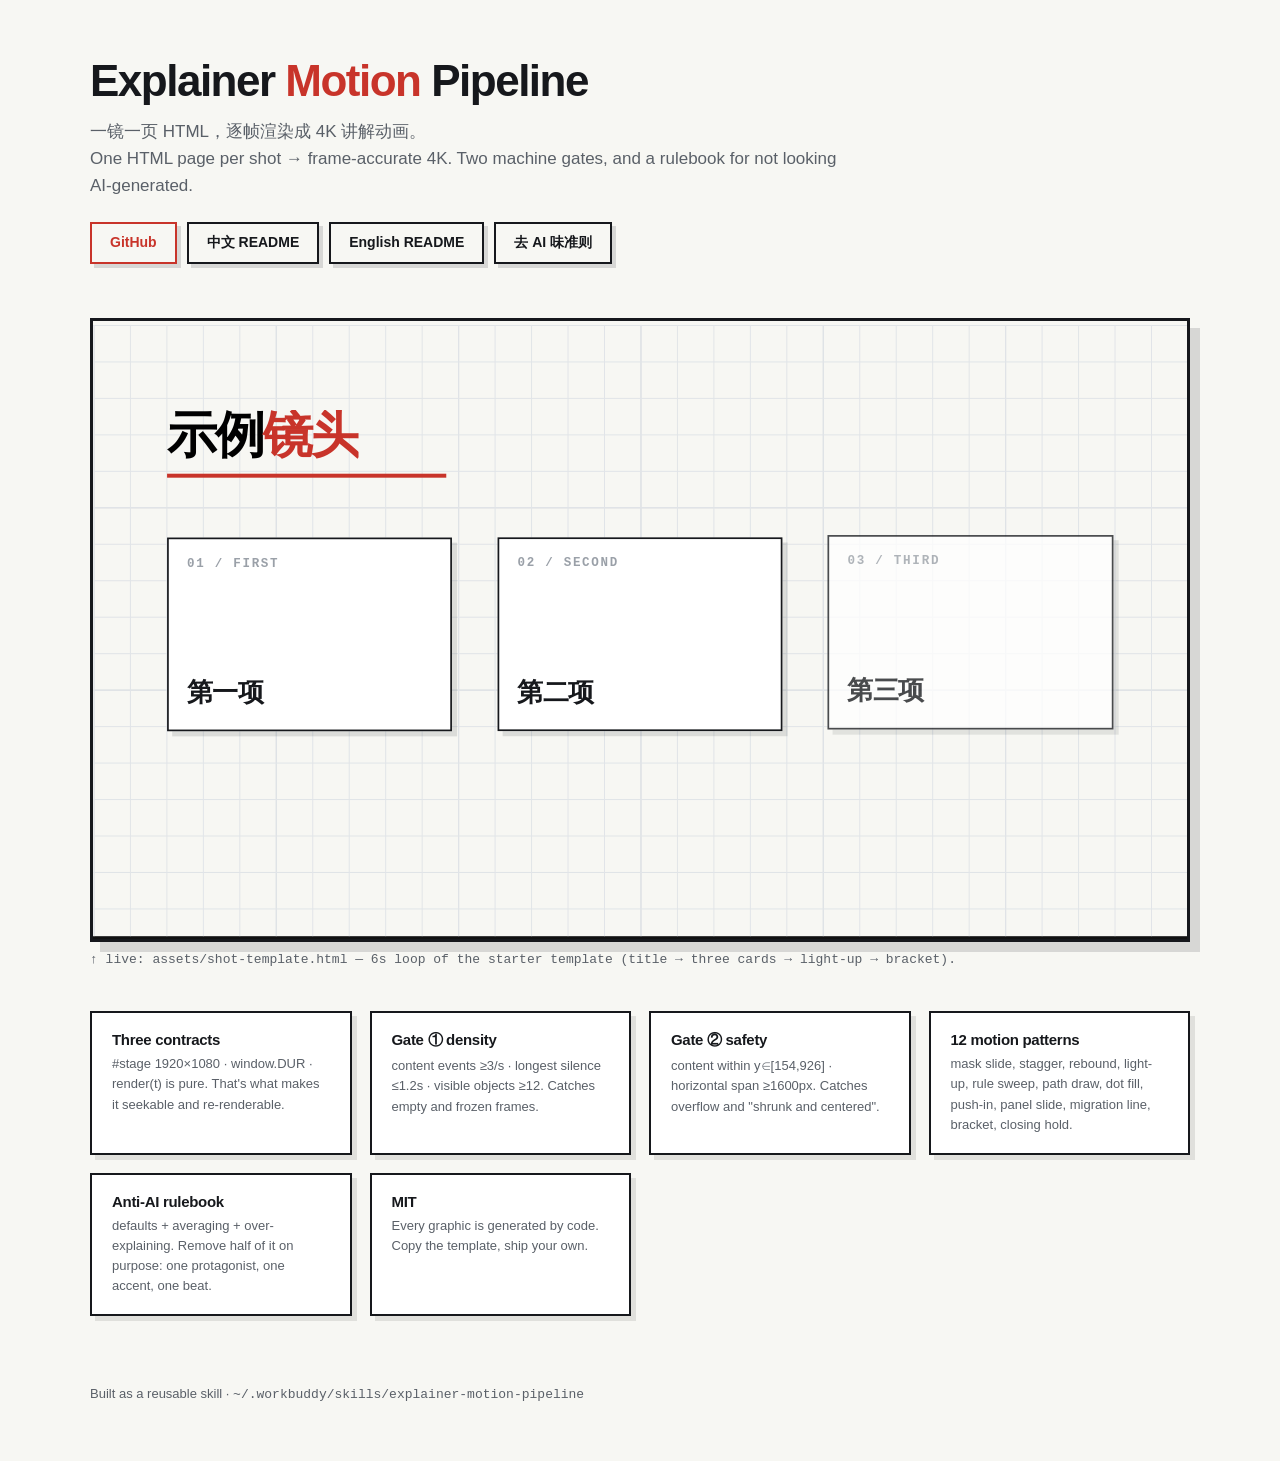
<file: index.html>
<!DOCTYPE html><html lang="zh-CN"><head><meta charset="utf-8">
<meta name="viewport" content="width=device-width,initial-scale=1">
<title>Explainer Motion Pipeline · 讲解动画管线</title>
<meta name="description" content="One HTML page per shot, frame-accurate render to 4K, two machine gates, and a rulebook for not looking AI-generated.">
<meta property="og:title" content="Explainer Motion Pipeline">
<meta property="og:description" content="Frame-accurate explainer motion from HTML — with two gates and an anti-AI-smell rulebook.">
<meta property="og:image" content="preview.png">
<link rel="icon" href="data:image/svg+xml,<svg xmlns='http://www.w3.org/2000/svg' viewBox='0 0 32 32'><rect width='32' height='32' fill='%23F7F7F3'/><rect x='6' y='8' width='20' height='3' fill='%2316181C'/><rect x='6' y='15' width='13' height='3' fill='%23C8342A'/><rect x='6' y='22' width='17' height='3' fill='%2316181C'/></svg>">
<style>
  :root{--paper:#F7F7F3;--ink:#16181C;--ink2:#5A6068;--sig:#C8342A;--rule:#D2D8E1}
  *{box-sizing:border-box}
  body{margin:0;background:var(--paper);color:var(--ink);
       font-family:-apple-system,"PingFang SC","Segoe UI",sans-serif}
  header{padding:56px 40px 20px;max-width:1180px;margin:0 auto}
  h1{margin:0;font-size:44px;letter-spacing:-1.5px;font-weight:800}
  h1 em{font-style:normal;color:var(--sig)}
  p.sub{margin:12px 0 0;color:var(--ink2);font-size:17px;line-height:1.6;max-width:760px}
  .row{display:flex;gap:10px;flex-wrap:wrap;margin-top:22px}
  a.btn{display:inline-block;padding:10px 18px;border:2px solid var(--ink);text-decoration:none;
        color:var(--ink);font-weight:700;font-size:14px;box-shadow:4px 4px 0 rgba(22,24,28,.14)}
  a.btn:hover{background:var(--ink);color:#fff}
  a.btn.sig{border-color:var(--sig);color:var(--sig)}
  a.btn.sig:hover{background:var(--sig);color:#fff}
  .stage{max-width:1180px;margin:34px auto 0;padding:0 40px}
  .frame{position:relative;width:100%;padding-top:56.25%;border:3px solid var(--ink);
         box-shadow:10px 10px 0 rgba(22,24,28,.14);overflow:hidden;background:#111}
  .frame iframe{position:absolute;left:0;top:0;width:1920px;height:1080px;border:0;
                transform-origin:0 0}
  .cap{margin:10px 0 0;font-size:13px;color:var(--ink2);font-family:ui-monospace,monospace}
  .grid{max-width:1180px;margin:44px auto 0;padding:0 40px 70px;
        display:grid;grid-template-columns:repeat(auto-fit,minmax(260px,1fr));gap:18px}
  .card{border:2px solid var(--ink);background:#fff;padding:18px 20px;box-shadow:5px 5px 0 rgba(22,24,28,.1)}
  .card b{display:block;font-size:15px;letter-spacing:-.3px;margin-bottom:6px}
  .card span{font-size:13px;color:var(--ink2);line-height:1.55}
  footer{max-width:1180px;margin:0 auto;padding:0 40px 60px;color:var(--ink2);font-size:13px}
</style></head><body>

<header>
  <h1>Explainer <em>Motion</em> Pipeline</h1>
  <p class="sub">
    一镜一页 HTML，逐帧渲染成 4K 讲解动画。<br>
    One HTML page per shot → frame-accurate 4K. Two machine gates, and a rulebook for not looking AI-generated.
  </p>
  <div class="row">
    <a class="btn sig" href="https://github.com/mlf631666711-cloud/explainer-motion-pipeline">GitHub</a>
    <a class="btn" href="https://github.com/mlf631666711-cloud/explainer-motion-pipeline/blob/main/README.md">中文 README</a>
    <a class="btn" href="https://github.com/mlf631666711-cloud/explainer-motion-pipeline/blob/main/README.en.md">English README</a>
    <a class="btn" href="https://github.com/mlf631666711-cloud/explainer-motion-pipeline/blob/main/references/anti-ai-taste.md">去 AI 味准则</a>
  </div>
</header>

<div class="stage">
  <div class="frame" id="frame">
    <iframe id="shot" src="assets/shot-template.html?v=1" title="shot template" scrolling="no"></iframe>
  </div>
  <p class="cap">↑ live: <code>assets/shot-template.html</code> — 6s loop of the starter template (title → three cards → light-up → bracket).</p>
</div>

<div class="grid">
  <div class="card"><b>Three contracts</b><span>#stage 1920×1080 · window.DUR · render(t) is pure. That's what makes it seekable and re-renderable.</span></div>
  <div class="card"><b>Gate ① density</b><span>content events ≥3/s · longest silence ≤1.2s · visible objects ≥12. Catches empty and frozen frames.</span></div>
  <div class="card"><b>Gate ② safety</b><span>content within y∈[154,926] · horizontal span ≥1600px. Catches overflow and "shrunk and centered".</span></div>
  <div class="card"><b>12 motion patterns</b><span>mask slide, stagger, rebound, light-up, rule sweep, path draw, dot fill, push-in, panel slide, migration line, bracket, closing hold.</span></div>
  <div class="card"><b>Anti-AI rulebook</b><span>defaults + averaging + over-explaining. Remove half of it on purpose: one protagonist, one accent, one beat.</span></div>
  <div class="card"><b>MIT</b><span>Every graphic is generated by code. Copy the template, ship your own.</span></div>
</div>

<footer>
  Built as a reusable skill · <code>~/.workbuddy/skills/explainer-motion-pipeline</code>
</footer>

<script>
  // iframe 里是 1920×1080 的舞台，等比缩进容器
  (function fit(){
    var f = document.getElementById('frame'), s = document.getElementById('shot');
    var k = f.clientWidth / 1920;
    s.style.transform = 'scale(' + k + ')';
  })();
  addEventListener('resize', function(){
    var f = document.getElementById('frame'), s = document.getElementById('shot');
    s.style.transform = 'scale(' + (f.clientWidth / 1920) + ')';
  });
  // 让 iframe 里的动画一直循环（模板 6s 播完会停在尾帧，这里定时重载）
  setInterval(function(){
    var s = document.getElementById('shot');
    s.src = 'assets/shot-template.html?v=' + Date.now();
  }, 6200);
</script>
</body></html>
</file>
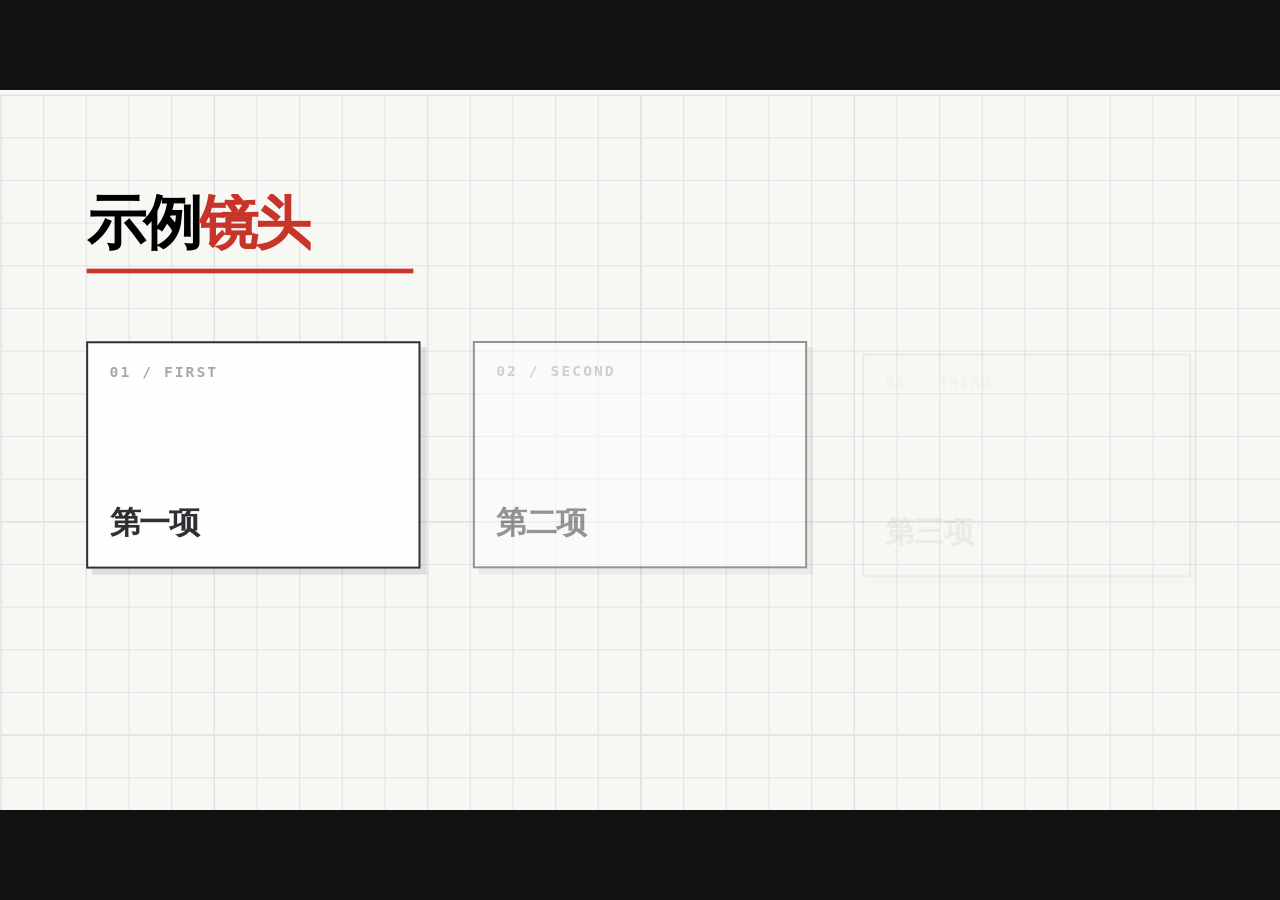
<file: assets/shot-template.html>
<!DOCTYPE html><html lang="zh-CN"><head><meta charset="utf-8"><title>镜头模板 · 一屏三卡 + 点亮（6s）</title>
<!--
  说明：这是可以直接改的「一镜」模板。
  ① 保持 #stage 1920×1080、window.DUR、render(t) 三件契约不变；
  ② 所有时间点写在底部 TIMELINE 里，改时间只改那一处；
  ③ 上下 154px 是留给进度条/字幕的，内容不许进去；
  ④ 横向要占满（≥1600px），别把整屏 scale 缩小。
-->
<style>
:root{--paper:#F7F7F3;--ink:#16181C;--ink2:#5A6068;--ink3:#9AA0A8;--rule:#D2D8E1;--rule2:#B9C1CD;--sig:#C8342A}
*{box-sizing:border-box}html,body{margin:0;height:100%;background:#111}
#stage{position:relative;width:1920px;height:1080px;background:var(--paper);overflow:hidden;transform-origin:0 0;
 font-family:-apple-system,"PingFang SC","Microsoft YaHei",sans-serif}

/* 底：方格纸（计量件，闸门不把它算内容） */
#grid{position:absolute;inset:0;background-image:
 linear-gradient(var(--rule) 1px,transparent 1px),linear-gradient(90deg,var(--rule) 1px,transparent 1px),
 linear-gradient(var(--rule2) 1px,transparent 1px),linear-gradient(90deg,var(--rule2) 1px,transparent 1px);
 background-size:64px 64px,64px 64px,320px 320px,320px 320px;opacity:.6}

/* 标题：遮罩滑入 */
#ttl{position:absolute;left:130px;top:156px;margin:0;font-size:88px;font-weight:800;letter-spacing:-4px;line-height:1}
#ttl .ln{display:block;overflow:hidden;height:94px}
#ttl .ln>span{display:block;transform:translateY(104%)}
#ttl em{font-style:normal;color:var(--sig)}
#ul{position:absolute;left:130px;top:268px;height:7px;width:0;background:var(--sig)}

/* 三张卡：硬边 + 硬投影 */
.card{position:absolute;top:380px;width:500px;height:340px;background:#fff;border:3px solid var(--ink);
 box-shadow:9px 9px 0 rgba(22,24,28,.12);padding:30px 32px;opacity:0}
.card .no{font-family:ui-monospace,monospace;font-size:22px;font-weight:700;letter-spacing:3px;color:var(--ink3)}
.card .k{position:absolute;left:32px;bottom:34px;font-size:46px;font-weight:800;letter-spacing:-1.5px}
#c1{left:130px} #c2{left:710px} #c3{left:1290px}

/* 收尾：一条括号把三张卡括起来（旁白说"这些是同一类"时才用） */
#brk{position:absolute;left:130px;top:790px;height:3px;width:0;background:var(--ink3)}

</style></head><body>
<div id="stage">
 <div id="grid" class="meter"></div>

 <h1 id="ttl"><span class="ln"><span>示例<em>镜头</em></span></span></h1>
 <div id="ul"></div>

 <div class="card" id="c1"><div class="no">01 / FIRST</div><div class="k">第一项</div></div>
 <div class="card" id="c2"><div class="no">02 / SECOND</div><div class="k">第二项</div></div>
 <div class="card" id="c3"><div class="no">03 / THIRD</div><div class="k">第三项</div></div>

 <div id="brk"></div>
</div>
<script>
/* ===== 契约（别改） ===== */
var W=1920,H=1080,DUR=6.00;

/* ===== 缓动六件套 ===== */
function cl(x){return x<0?0:(x>1?1:x);}
function sm(x){x=cl(x);return x*x*x*(x*(x*6-15)+10);}
function eo(x){x=cl(x);return 1-Math.pow(1-x,3);}
function eio(x){x=cl(x);return x<.5?4*x*x*x:1-Math.pow(-2*x+2,3)/2;}
function ob(x){x=cl(x);var c=1.70158;return 1+(c+1)*Math.pow(x-1,3)+c*Math.pow(x-1,2);}
function seg(t,a,b){return (t-a)/(b-a);}

function fit(){var k=Math.min(innerWidth/W,innerHeight/H);
  document.getElementById('stage').style.transform='translate('+((innerWidth-W*k)/2)+'px,'+((innerHeight-H*k)/2)+'px) scale('+k+')';}
addEventListener('resize',fit);fit();
function $(i){return document.getElementById(i);}

/* ===== 时间轴（改这里就行） ===== */
var TIMELINE = {
  title : 0.00,          // 标题滑入
  ul    : 0.55,          // 红线划出
  cards : 1.20,          // 三张卡开始错峰落位（间隔 0.14）
  lit   : 2.90,          // 第二张卡点亮
  brk   : 4.00           // 括号收拢
};

var G=$('grid'), TTL=$('ttl'), L1=$('ttl').querySelector('.ln>span'), UL=$('ul'),
    BRK=$('brk'), CARDS=[$('c1'),$('c2'),$('c3')];

function render(t){
  G.style.transform = 'translate('+(Math.sin(t*.05)*9).toFixed(2)+'px,'+(Math.cos(t*.04)*7).toFixed(2)+'px)';

  /* 1 · 标题：遮罩滑入（不是淡入） */
  L1.style.transform = 'translateY('+((1-sm(seg(t,TIMELINE.title,TIMELINE.title+0.50)))*104).toFixed(1)+'%)';

  /* 2 · 红线：从左划出 */
  UL.style.width = (490*eio(seg(t,TIMELINE.ul,TIMELINE.ul+0.85))).toFixed(1)+'px';

  /* 3 · 三卡：错峰落位（回弹），随后第二张点亮 */
  for(var i=0;i<3;i++){
    var t0 = TIMELINE.cards + i*0.14;
    var a  = cl(seg(t,t0,t0+0.50));
    var lit= sm(seg(t,TIMELINE.lit,TIMELINE.lit+0.34)) * (i===1?1:0);
    CARDS[i].style.opacity = sm(a).toFixed(2);
    CARDS[i].style.transform = 'translateY('+((1-ob(a))*40).toFixed(1)+'px) scale('+(0.96+0.04*ob(a)+0.022*lit).toFixed(3)+')';
    CARDS[i].style.borderColor = lit>0.5 ? 'var(--sig)' : 'var(--ink)';
    CARDS[i].style.boxShadow = '0 0 0 '+(7*lit).toFixed(1)+'px rgba(200,52,42,'+(0.15*lit).toFixed(2)+'),9px 9px 0 rgba(22,24,28,.12)';
    CARDS[i].querySelector('.k').style.color = lit>0.5 ? 'var(--sig)' : 'var(--ink)';
  }

  /* 4 · 括号：从左扫到右 */
  BRK.style.width = (1660*eio(seg(t,TIMELINE.brk,TIMELINE.brk+1.30))).toFixed(1)+'px';
}
window.render = render;

/* ===== 预览 / 播放（别改：闸门与渲染器都靠 ?t= 与 __hold） ===== */
var Q=new URLSearchParams(location.search);
if(Q.has('t')){var tf=parseFloat(Q.get('t'))||0;(function L(){if(!window.__hold)render(tf);requestAnimationFrame(L);})();}
else{var t0=performance.now();(function L(n){if(window.__hold){requestAnimationFrame(L);return;}
  render(Math.min(DUR,(n-t0)/1000));requestAnimationFrame(L);})(t0);}
</script></body></html>
</file>
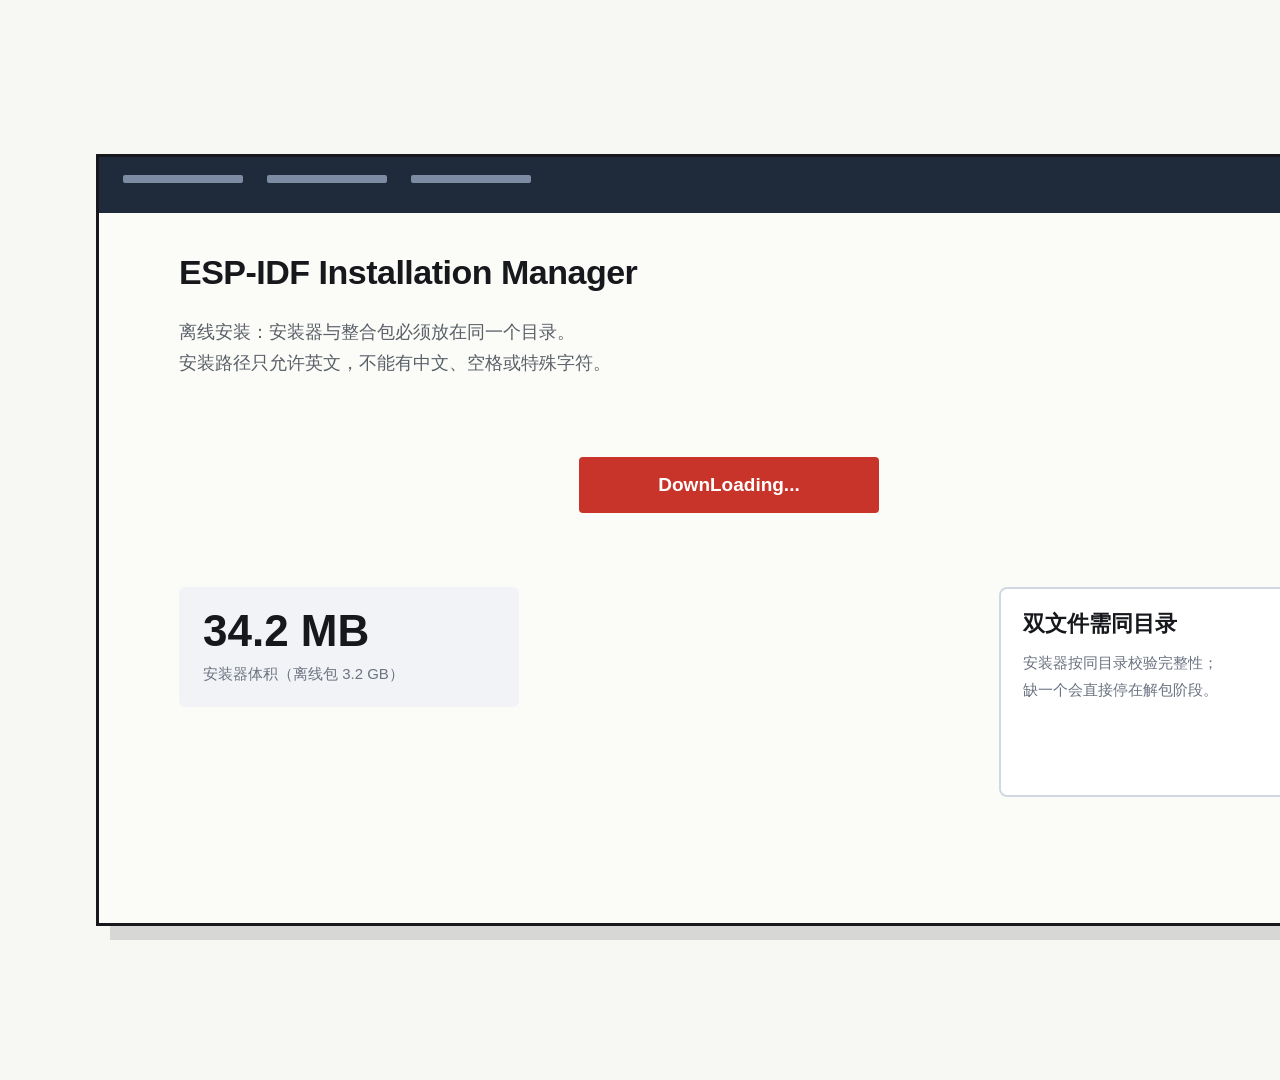
<file: recording/工具/标注件-自检.html>
<!DOCTYPE html><html lang="zh-CN"><head><meta charset="utf-8"><title>标注件自检 · 红框 / 荧光笔 / 下划线 / 箭头 / 毛玻璃框</title>
<link rel="stylesheet" href="anno-kit.css">
<style>
:root{--paper:#F7F7F3;--ink:#16181C;--sig:#C8342A}
*{box-sizing:border-box}html,body{margin:0;height:100%;background:#111}
#stage{position:relative;width:1920px;height:1080px;background:var(--paper);overflow:hidden;transform-origin:0 0;
 font-family:-apple-system,"PingFang SC",sans-serif}
#win{position:absolute;left:96px;top:154px;width:1372px;height:772px;background:#fff;border:3px solid var(--ink);
 box-shadow:14px 14px 0 rgba(22,24,28,.14);overflow:hidden}
#cam{position:absolute;inset:0;width:1366px;height:766px;overflow:hidden}
/* 假界面：够多的边和字，让 A4（压在内容上）有东西可量 */
#fake{position:absolute;inset:0;background:#FBFBF8}
#fake .bar{position:absolute;left:0;right:0;top:0;height:56px;background:#1F2A3A}
#fake .bar i{position:absolute;top:18px;width:120px;height:8px;background:#7E8CA3;border-radius:2px}
#fake h1{position:absolute;left:80px;top:96px;margin:0;font-size:34px;color:#16181C;letter-spacing:-.5px}
#fake p{position:absolute;left:80px;top:160px;margin:0;font-size:18px;color:#5A6068;line-height:1.7;width:620px}
#fake .btn{position:absolute;left:480px;top:300px;width:300px;height:56px;background:#C8342A;border-radius:4px;
 color:#fff;font:800 19px/56px sans-serif;text-align:center}
#fake .card{position:absolute;left:900px;top:430px;width:380px;height:210px;background:#fff;border:2px solid #D2D8E1;border-radius:8px}
#fake .card b{position:absolute;left:22px;top:20px;font-size:22px;color:#16181C}
#fake .card span{position:absolute;left:22px;top:60px;font-size:15px;color:#6B7280;line-height:1.8;width:330px;display:block}
#fake .kpi{position:absolute;left:80px;top:430px;width:340px;height:120px;background:#F1F3F6;border-radius:6px}
#fake .kpi b{position:absolute;left:24px;top:22px;font:800 44px/1 sans-serif;color:#16181C}
#fake .kpi span{position:absolute;left:24px;top:78px;font-size:15px;color:#6B7280}
</style></head><body>
<div id="stage">
  <div id="win"><div id="cam">
    <div id="fake">
      <div class="bar"><i style="left:24px"></i><i style="left:168px"></i><i style="left:312px"></i></div>
      <h1>ESP-IDF Installation Manager</h1>
      <p>离线安装：安装器与整合包必须放在同一个目录。<br>安装路径只允许英文，不能有中文、空格或特殊字符。</p>
      <div class="btn">DownLoading...</div>
      <div class="kpi"><b>34.2 MB</b><span>安装器体积（离线包 3.2 GB）</span></div>
      <div class="card"><b>双文件需同目录</b><span>安装器按同目录校验完整性；<br>缺一个会直接停在解包阶段。</span></div>
    </div>
  </div></div>
</div>
<script src="anno-kit.js"></script>
<script>
var K = 0.71146;
ANNO.init({ layer: '#cam', K: K });
// 假界面里的东西是按「取景框内 CSS 像素」摆的，这里换算成视频坐标再喂给 kit
var V = function (css) { return css / K; };

// ① 红框：点按钮
ANNO.box({ t0: 1.0, t1: 4.2, vx: V(472), vy: V(292), vw: V(316), vh: V(72) });
// ② 荧光笔：刷标题下面那句
ANNO.pen({ t0: 4.6, t1: 7.0, vx: V(78), vy: V(206), vw: V(620), vh: V(22) });
// ③ 下划线：KPI 数字下沿
ANNO.under({ t0: 7.4, t1: 9.2, vx: V(78), vy: V(500), vw: V(300) });
// ④ 箭头：从右侧空白处指到按钮
ANNO.arrow({ t0: 9.6, t1: 12.0, vx: V(1240), vy: V(250), toVx: V(800), toVy: V(330) });
// ⑤ 毛玻璃框：卡片上，压住背景让字读得清
ANNO.glass({ t0: 12.4, t1: 15.0, vx: V(892), vy: V(422), vw: V(396), vh: V(226), label: '③ 同目录才认' });

window.vmap = function (t) { return t; };
window.render = function (t) { ANNO.tick(t); };
window.renderAsync = function (t) { render(t); return Promise.resolve(); };
window.DUR = 16;
render(0);
</script>
</body></html>
</file>
<file: recording/工具/anno-kit.css>
/* anno-kit.css —— 标注件库（红框 / 荧光笔 / 下划线 / 箭头 / 毛玻璃框）
 *
 * 全部由 JS 逐帧驱动（禁 CSS animation / transition —— 逐帧 seek 的片子里 CSS 动画不可控）。
 * 坐标一律用**视频坐标**（1920×1080 那一套），由 JS 乘 K 换成取景框内坐标。
 */
.ak{position:absolute;pointer-events:none;will-change:transform,opacity}

/* ① 红框：点明"这一步点这里"。一屏 ≤1 处 */
.ak-box{border:3px solid var(--sig,#C8342A);border-radius:5px;opacity:0}

/* ② 荧光笔：横刷一道，末端略斜，像真的马克笔。一屏 ≤1 处 */
.ak-pen{background:rgba(255,214,64,.62);border-radius:2px;opacity:0;transform-origin:0 50%}

/* ③ 下划线：2.5px 实线，从左侧长出来 */
.ak-under{background:var(--sig,#C8342A);height:2.5px;opacity:0;transform-origin:0 50%}

/* ④ 箭头：SVG 画线 + 箭头，末端落在目标边上 */
.ak-arrow{opacity:0;overflow:visible}
.ak-arrow svg{display:block;overflow:visible}
.ak-arrow path{fill:none;stroke:var(--sig,#C8342A);stroke-width:3;stroke-linecap:round;stroke-linejoin:round}
.ak-arrow polygon{fill:var(--sig,#C8342A)}

/* ⑤ 毛玻璃框：压住花底让字能读（需求方点名的第四种） */
.ak-glass{
  opacity:0;border-radius:8px;
  background:rgba(255,255,255,.36);
  -webkit-backdrop-filter:blur(9px) saturate(150%);
  backdrop-filter:blur(9px) saturate(150%);
  border:1px solid rgba(22,24,28,.22);
  box-shadow:0 6px 18px rgba(22,24,28,.10);
}
/* 框内标签：只在 glass 上用，红底白字 */
.ak-tag{
  position:absolute;left:0;bottom:100%;margin-bottom:6px;
  font:800 15px/1.2 -apple-system,"PingFang SC",sans-serif;
  color:#fff;background:var(--sig,#C8342A);padding:4px 10px;border-radius:3px;
  white-space:nowrap;opacity:0;
}
</file>
